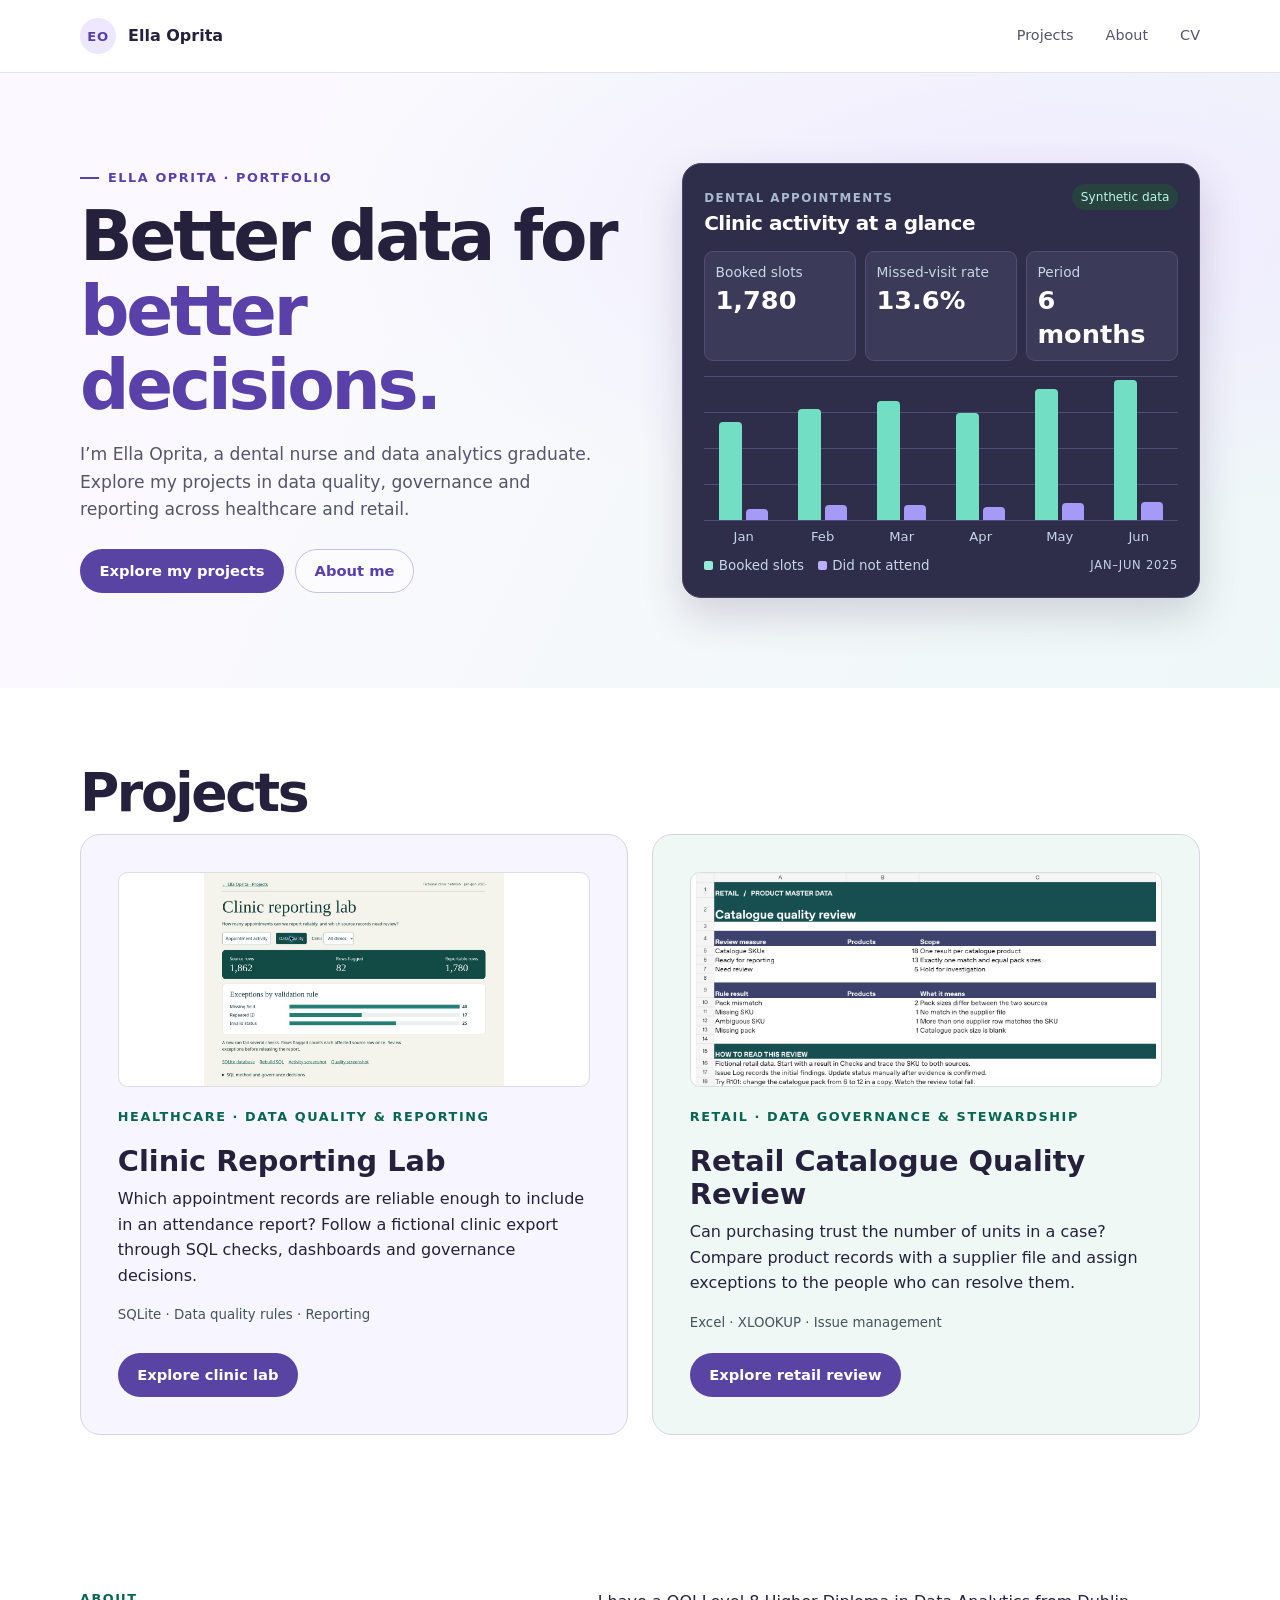
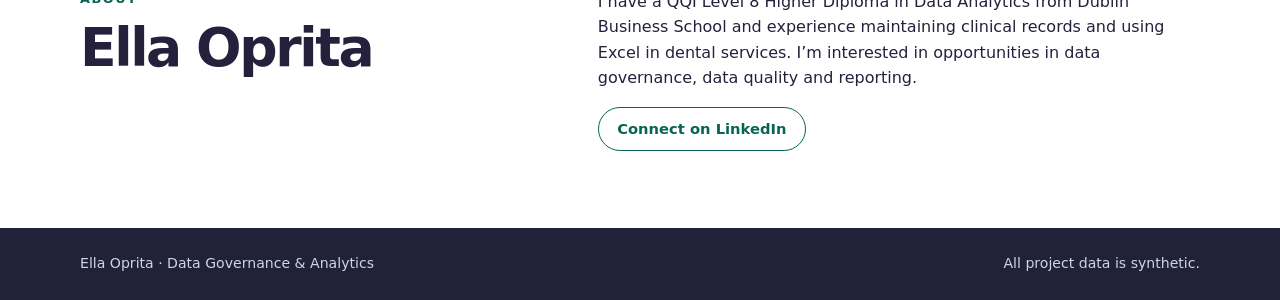
<file: index.html>
<!doctype html>
<html lang="en">
<head>
<meta charset="utf-8">
<meta name="viewport" content="width=device-width,initial-scale=1">
<meta name="description" content="Ella Oprita’s portfolio of healthcare analytics, data quality and data governance projects.">
<meta name="theme-color" content="#f7f5ff">
<title>Ella Oprita | Data Governance &amp; Analytics</title>
<link rel="stylesheet" href="style.css">
<script src="portfolio.js" defer></script>
<style>.clinic-feature{margin-top:1.4rem;display:grid;grid-template-columns:1fr 1fr;gap:clamp(1.5rem,4vw,4rem);align-items:center;background:#f4f2fb;border:1px solid #dedbea;border-radius:1.4rem;padding:clamp(1.4rem,4vw,3rem)}.clinic-feature h3{font-size:clamp(1.8rem,3vw,2.5rem);margin:.3rem 0}.clinic-feature img{display:block;width:100%;border:1px solid #d7dedb;border-radius:.8rem}.clinic-feature ul{display:flex;flex-wrap:wrap;list-style:none;gap:.45rem;padding:0;margin:1rem 0 1.4rem}.clinic-feature li{background:white;color:#335052;border:1px solid #cdcfd8;border-radius:1rem;padding:.15rem .7rem;font-size:.85rem}@media(max-width:700px){.clinic-feature{grid-template-columns:1fr}}</style><style>.project-grid{display:grid;grid-template-columns:repeat(2,minmax(0,1fr));gap:1.5rem}.project-card{display:flex;flex-direction:column;align-items:flex-start;padding:clamp(1.3rem,3vw,2.3rem);border:1px solid #d8d4e5;border-radius:1.25rem;background:#f7f5ff}.project-card:nth-child(2){background:#eff8f4}.project-card h3{font-size:1.8rem;line-height:1.15;margin:.5rem 0}.project-card img{width:100%;aspect-ratio:2.2;object-fit:contain;background:white;border:1px solid #ddd;border-radius:.6rem;margin-bottom:1.25rem}.project-card .button{margin-top:auto}.project-card small{margin-bottom:1.25rem;color:#45535a}.case-copy{max-width:52rem}.case-copy img{width:100%;height:auto;border:1px solid #ddd;border-radius:1rem}.case-copy h2{font-size:1.75rem;margin-top:2rem}.case-copy li{margin:.6rem 0}@media(max-width:680px){.project-grid{grid-template-columns:1fr}}</style><script>if(['#quality','#appointments','#governance'].includes(location.hash))location.replace('clinic-detail.html'+location.hash);</script></head>
<body>
<a class="skip" href="#main">Skip to content</a>
<header class="top"><div class="shell nav"><a class="brand" href="#main"><span class="mark" aria-hidden="true">EO</span> Ella Oprita</a><nav aria-label="Main navigation"><a href="#projects">Projects</a><a href="#about">About</a><a href="cv.html">CV</a></nav></div></header>
<main id="main">
<section class="hero" aria-labelledby="intro"><div class="shell hero-layout">
<div class="hero-copy">
<p class="eyebrow"><span></span> ELLA OPRITA · PORTFOLIO</p>
<h1 id="intro">Better data for<br><em>better decisions.</em></h1>
<p class="lede">I’m Ella Oprita, a dental nurse and data analytics graduate. Explore my projects in data quality, governance and reporting across healthcare and retail.</p>
<div class="hero-actions"><a class="button primary" href="#projects">Explore my projects</a><a class="button secondary" href="#about">About me</a></div>
</div>
<div class="preview" aria-labelledby="preview-title">
<div class="preview-heading"><div><span class="overline">DENTAL APPOINTMENTS</span><h2 id="preview-title">Clinic activity at a glance</h2></div><span class="pill">Synthetic data</span></div>
<div class="preview-metrics"><div><span>Booked slots</span><strong id="hero-count">—</strong></div><div><span>Missed-visit rate</span><strong id="hero-dna">—</strong></div><div><span>Period</span><strong>6 months</strong></div></div>
<div id="hero-chart" class="chart dark-chart" role="img" aria-label="Monthly appointment volume and missed appointments"></div>
<div class="legend"><span><i class="legend-total"></i>Booked slots</span><span><i class="legend-dna"></i>Did not attend</span><span class="period">JAN–JUN 2025</span></div>
</div>
</div></section>

<section id="projects" class="section shell"><h2>Projects</h2><div class="project-grid"><article class="project-card"><img src="clinic-quality.png" loading="lazy" alt="Clinic Reporting Lab dashboard preview"><p class="section-label">HEALTHCARE · DATA QUALITY & REPORTING</p><h3>Clinic Reporting Lab</h3><p>Which appointment records are reliable enough to include in an attendance report? Follow a fictional clinic export through SQL checks, dashboards and governance decisions.</p><small>SQLite · Data quality rules · Reporting</small><a class="button primary" href="clinic-dashboard.html">Explore clinic lab</a></article><article class="project-card"><img src="retail-quality.png" loading="lazy" alt="Retail Catalogue Quality Review dashboard preview"><p class="section-label">RETAIL · DATA GOVERNANCE & STEWARDSHIP</p><h3>Retail Catalogue Quality Review</h3><p>Can purchasing trust the number of units in a case? Compare product records with a supplier file and assign exceptions to the people who can resolve them.</p><small>Excel · XLOOKUP · Issue management</small><a class="button primary" href="retail-review.html">Explore retail review</a></article></div></section><section id="about" class="section shell about"><div><p class="section-label">ABOUT</p><h2>Ella Oprita</h2></div><div><p>I have a QQI Level 8 Higher Diploma in Data Analytics from Dublin Business School and experience maintaining clinical records and using Excel in dental services. I’m interested in opportunities in data governance, data quality and reporting.</p><a class="button outline" href="https://www.linkedin.com/in/manuelajoita/">Connect on LinkedIn</a></div></section>
</main>
<footer><div class="shell footer"><span>Ella Oprita · Data Governance &amp; Analytics</span><span>All project data is synthetic.</span></div></footer>
<noscript><div class="shell">Enable JavaScript to use the dashboard filters.</div></noscript>
</body>
</html>
</file>
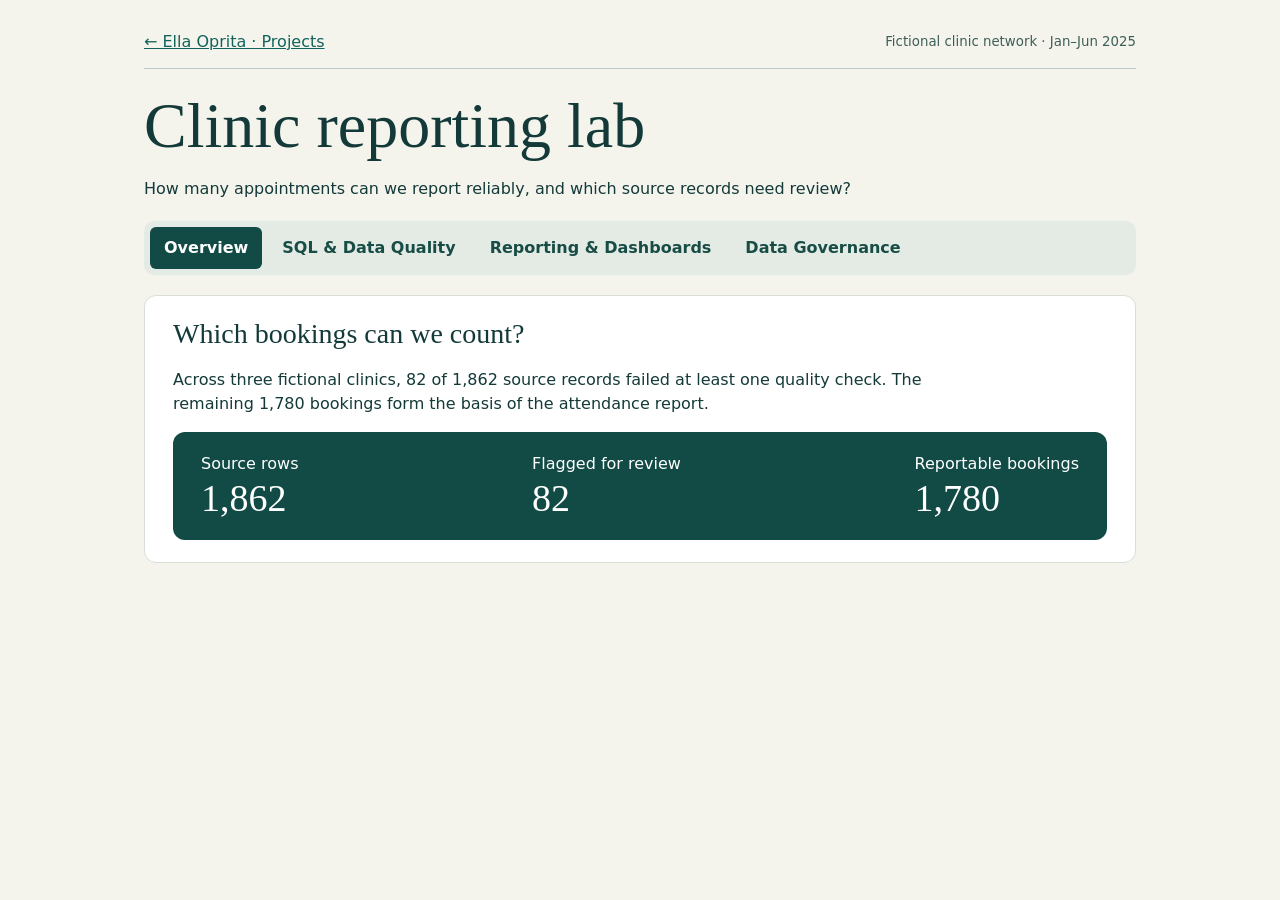
<file: clinic-dashboard.html>
<!DOCTYPE html><html lang="en"><meta charset="utf-8"><meta name="viewport" content="width=device-width,initial-scale=1"><title>Clinic reporting lab | Ella Oprita</title>
<style>*{box-sizing:border-box}body{margin:0;background:#f4f4ed;color:#133a39;font:16px/1.5 system-ui,sans-serif}main{max-width:1120px;margin:auto;padding:30px 5%}nav,footer,.toolbar,.metrics{display:flex;align-items:center;gap:18px;flex-wrap:wrap}nav{justify-content:space-between;border-bottom:1px solid #bcccca;padding-bottom:14px}a{color:#12635b}h1{font:normal clamp(38px,5vw,64px)/1.1 Georgia;margin:22px 0 4px}h2{font:normal 28px Georgia;margin:0 0 18px}p{max-width:75ch}.toolbar{margin:22px 0}button,select{font:inherit;border:1px solid #78918a;border-radius:5px;padding:8px 12px;background:white;color:#123f3a}button{cursor:pointer}button[aria-pressed=true]{background:#124b45;color:white}.metrics{background:#124b45;color:white;padding:20px 28px;border-radius:12px;justify-content:space-between}.metrics strong{display:block;font:38px Georgia}.panel{margin:18px 0;padding:22px 28px;background:#fff;border:1px solid #d7dfd8;border-radius:12px}.row{display:grid;grid-template-columns:minmax(60px,1fr) 3fr 58px;align-items:center;gap:10px;margin:7px 0}.track{background:#ecf1ef;height:14px}.bar{background:#267f74;height:100%}footer{margin:24px 0}small{color:#3e5f58}.sections{justify-content:flex-start;gap:6px;margin:20px 0;padding:6px;background:#e4ebe5;border:0;border-radius:10px}.sections a{padding:9px 14px;border-radius:6px;text-decoration:none;color:#184d46;font-weight:600}.sections a[aria-current]{background:#124b45;color:white}.sections a:focus-visible{outline:3px solid #926530}pre{overflow:auto;background:#eff3ee;padding:16px}[hidden]{display:none!important}@media(max-width:600px){.sections{display:grid;grid-template-columns:1fr 1fr}.sections a{padding:9px 6px}}</style><main><nav><a href="index.html#projects">← Ella Oprita · Projects</a><small>Fictional clinic network · Jan–Jun 2025</small></nav><h1>Clinic reporting lab</h1><p>How many appointments can we report reliably, and which source records need review?</p><nav class="sections" aria-label="Project sections"><a data-page="overview" href="#overview">Overview</a>
<a data-page="quality" href="#quality">SQL &amp; Data Quality</a>
<a data-page="activity" href="#activity">Reporting &amp; Dashboards</a>
<a data-page="governance" href="#governance">Data Governance</a></nav>
<section id="overview" class="panel"><h2>Which bookings can we count?</h2><p>Across three fictional clinics, 82 of 1,862 source records failed at least one quality check. The remaining 1,780 bookings form the basis of the attendance report.</p><div class="metrics"><div>Source rows<strong>1,862</strong></div><div>Flagged for review<strong>82</strong></div><div>Reportable bookings<strong>1,780</strong></div></div></section>
<div id="dashboard" hidden><div class="toolbar"><label>Clinic <select id="clinic"><option>All clinics</option><option>North</option><option>Central</option><option>West</option></select></label></div><section id="report" aria-live="polite"></section></div>
<section id="quality" hidden class="panel"><h2>Inspect the checks in SQLite</h2><p>Group rows by appointment ID to find repeated bookings. The quality view flags later occurrences in load order and preserves the source rows for investigation.</p><pre>SELECT appointment_id, COUNT(*) AS occurrences
FROM booking_raw
GROUP BY appointment_id
HAVING COUNT(*) &gt; 1;</pre><footer><a href="clinic.sqlite" download>Download SQLite database</a><a href="clinic.sql" download>Download rebuild SQL</a><a href="clinic-quality.png">Quality screenshot</a></footer><a href="clinic-detail.html#quality">Compare raw and reporting datasets</a></section>
<section id="activity" hidden class="panel"><h2>Attendance across the network</h2><p>Of 1,780 reportable bookings, 1,427 were attended, 224 were missed and 129 were cancelled. The missed-visit rate across all clinics was 13.6%.</p><footer><a href="clinic-activity.png">Activity screenshot</a><a href="clinic-detail.html#appointments">Explore quarterly trends and chart data</a></footer></section>
<section id="governance" hidden class="panel"><h2>Who resolves a flagged record?</h2><p>In this proposed workflow, the scheduling lead checks the flagged booking against the source system. The clinic operations manager approves changes to the rules and signs off on access. The reporting analyst reruns the checks before releasing the figures.</p><a href="clinic-detail.html#governance">View responsibilities and field definitions</a></section></main><script>
const [activityData,qualityData]=[[{"clinic": "Central", "export_month": 1, "booked": 82, "attended": 62, "missed": 12, "cancelled": 8}, {"clinic": "North", "export_month": 1, "booked": 74, "attended": 64, "missed": 5, "cancelled": 5}, {"clinic": "West", "export_month": 1, "booked": 92, "attended": 75, "missed": 10, "cancelled": 7}, {"clinic": "Central", "export_month": 2, "booked": 93, "attended": 68, "missed": 20, "cancelled": 5}, {"clinic": "North", "export_month": 2, "booked": 84, "attended": 71, "missed": 5, "cancelled": 8}, {"clinic": "West", "export_month": 2, "booked": 103, "attended": 83, "missed": 13, "cancelled": 7}, {"clinic": "Central", "export_month": 3, "booked": 100, "attended": 75, "missed": 16, "cancelled": 9}, {"clinic": "North", "export_month": 3, "booked": 91, "attended": 78, "missed": 6, "cancelled": 7}, {"clinic": "West", "export_month": 3, "booked": 109, "attended": 84, "missed": 16, "cancelled": 9}, {"clinic": "Central", "export_month": 4, "booked": 90, "attended": 67, "missed": 16, "cancelled": 7}, {"clinic": "North", "export_month": 4, "booked": 81, "attended": 71, "missed": 5, "cancelled": 5}, {"clinic": "West", "export_month": 4, "booked": 98, "attended": 81, "missed": 12, "cancelled": 5}, {"clinic": "Central", "export_month": 5, "booked": 110, "attended": 84, "missed": 16, "cancelled": 10}, {"clinic": "North", "export_month": 5, "booked": 101, "attended": 88, "missed": 9, "cancelled": 4}, {"clinic": "West", "export_month": 5, "booked": 119, "attended": 93, "missed": 17, "cancelled": 9}, {"clinic": "Central", "export_month": 6, "booked": 117, "attended": 91, "missed": 21, "cancelled": 5}, {"clinic": "North", "export_month": 6, "booked": 109, "attended": 92, "missed": 8, "cancelled": 9}, {"clinic": "West", "export_month": 6, "booked": 127, "attended": 100, "missed": 17, "cancelled": 10}], [{"clinic": "Central", "export_month": 1, "n": 86, "missing": 2, "repeated": 1, "invalid": 1, "flagged": 4}, {"clinic": "North", "export_month": 1, "n": 76, "missing": 1, "repeated": 0, "invalid": 1, "flagged": 2}, {"clinic": "West", "export_month": 1, "n": 95, "missing": 1, "repeated": 1, "invalid": 1, "flagged": 3}, {"clinic": "Central", "export_month": 2, "n": 98, "missing": 2, "repeated": 1, "invalid": 2, "flagged": 5}, {"clinic": "North", "export_month": 2, "n": 89, "missing": 3, "repeated": 1, "invalid": 1, "flagged": 5}, {"clinic": "West", "export_month": 2, "n": 107, "missing": 2, "repeated": 1, "invalid": 1, "flagged": 4}, {"clinic": "Central", "export_month": 3, "n": 105, "missing": 3, "repeated": 1, "invalid": 1, "flagged": 5}, {"clinic": "North", "export_month": 3, "n": 96, "missing": 2, "repeated": 1, "invalid": 2, "flagged": 5}, {"clinic": "West", "export_month": 3, "n": 114, "missing": 2, "repeated": 1, "invalid": 2, "flagged": 5}, {"clinic": "Central", "export_month": 4, "n": 94, "missing": 2, "repeated": 1, "invalid": 1, "flagged": 4}, {"clinic": "North", "export_month": 4, "n": 85, "missing": 2, "repeated": 1, "invalid": 1, "flagged": 4}, {"clinic": "West", "export_month": 4, "n": 103, "missing": 2, "repeated": 1, "invalid": 2, "flagged": 5}, {"clinic": "Central", "export_month": 5, "n": 115, "missing": 2, "repeated": 1, "invalid": 2, "flagged": 5}, {"clinic": "North", "export_month": 5, "n": 106, "missing": 3, "repeated": 1, "invalid": 1, "flagged": 5}, {"clinic": "West", "export_month": 5, "n": 124, "missing": 3, "repeated": 1, "invalid": 1, "flagged": 5}, {"clinic": "Central", "export_month": 6, "n": 123, "missing": 3, "repeated": 1, "invalid": 2, "flagged": 6}, {"clinic": "North", "export_month": 6, "n": 114, "missing": 2, "repeated": 1, "invalid": 2, "flagged": 5}, {"clinic": "West", "export_month": 6, "n": 132, "missing": 3, "repeated": 1, "invalid": 1, "flagged": 5}]];
const by=id=>document.getElementById(id);let mode='activity';
function draw(){const quality=mode==='quality';
const rows=(quality?qualityData:activityData).filter(r=>by('clinic').value==='All clinics'||r.clinic===by('clinic').value);
const sum=(k,rs=rows)=>rs.reduce((a,r)=>a+r[k],0);
const fmt=n=>n.toLocaleString('en-IE'); const metrics=quality?[['Source rows',fmt(sum('n'))],['Rows flagged',fmt(sum('flagged'))],['Reportable rows',fmt(sum('n')-sum('flagged'))]]:[['Reportable bookings',fmt(sum('booked'))],['Missed visits',fmt(sum('missed'))],['Missed-visit rate',(100*sum('missed')/(sum('attended')+sum('missed'))).toFixed(1)+'%']];
const bars=quality?[['Missing field',sum('missing')],['Repeated ID',sum('repeated')],['Invalid status',sum('invalid')]]:['Jan','Feb','Mar','Apr','May','Jun'].map((m,i)=>[m,sum('booked',rows.filter(r=>r.export_month===i+1))]);const max=Math.max(1,...bars.map(b=>b[1]));
by('report').innerHTML='<div class="metrics">'+metrics.map(([k,v])=>'<div>'+k+'<strong>'+v+'</strong></div>').join('')+'</div><div class="panel"><h2>'+(quality?'Exceptions by validation rule':'Reportable bookings by month')+'</h2>'+bars.map(([k,v])=>'<div class="row"><span>'+k+'</span><div class="track"><div class="bar" style="width:'+100*v/max+'%"></div></div><b>'+v+'</b></div>').join('')+'</div><p>'+(quality?'A row can fail several checks. Rows flagged counts each affected source row once. Review exceptions before releasing the report.':'Missed-visit rate = missed ÷ (attended + missed). Cancelled bookings are included in volume and excluded from this rate.')+'</p>';}
function showSection() {
  const pages = ['overview', 'quality', 'activity', 'governance'];
  const selected = pages.includes(location.hash.slice(1)) ? location.hash.slice(1) : 'overview';
  for (const page of pages) by(page).hidden = page !== selected;
  for (const link of document.querySelectorAll('[data-page]')) {
    if (link.dataset.page === selected) link.setAttribute('aria-current', 'page');
    else link.removeAttribute('aria-current');
  }
  const hasChart = selected === 'quality' || selected === 'activity';
  by('dashboard').hidden = !hasChart;
  if (hasChart) { mode = selected; draw(); }
}
by('clinic').onchange = draw;
window.addEventListener('hashchange', showSection);
showSection();
</script></html>
</file>
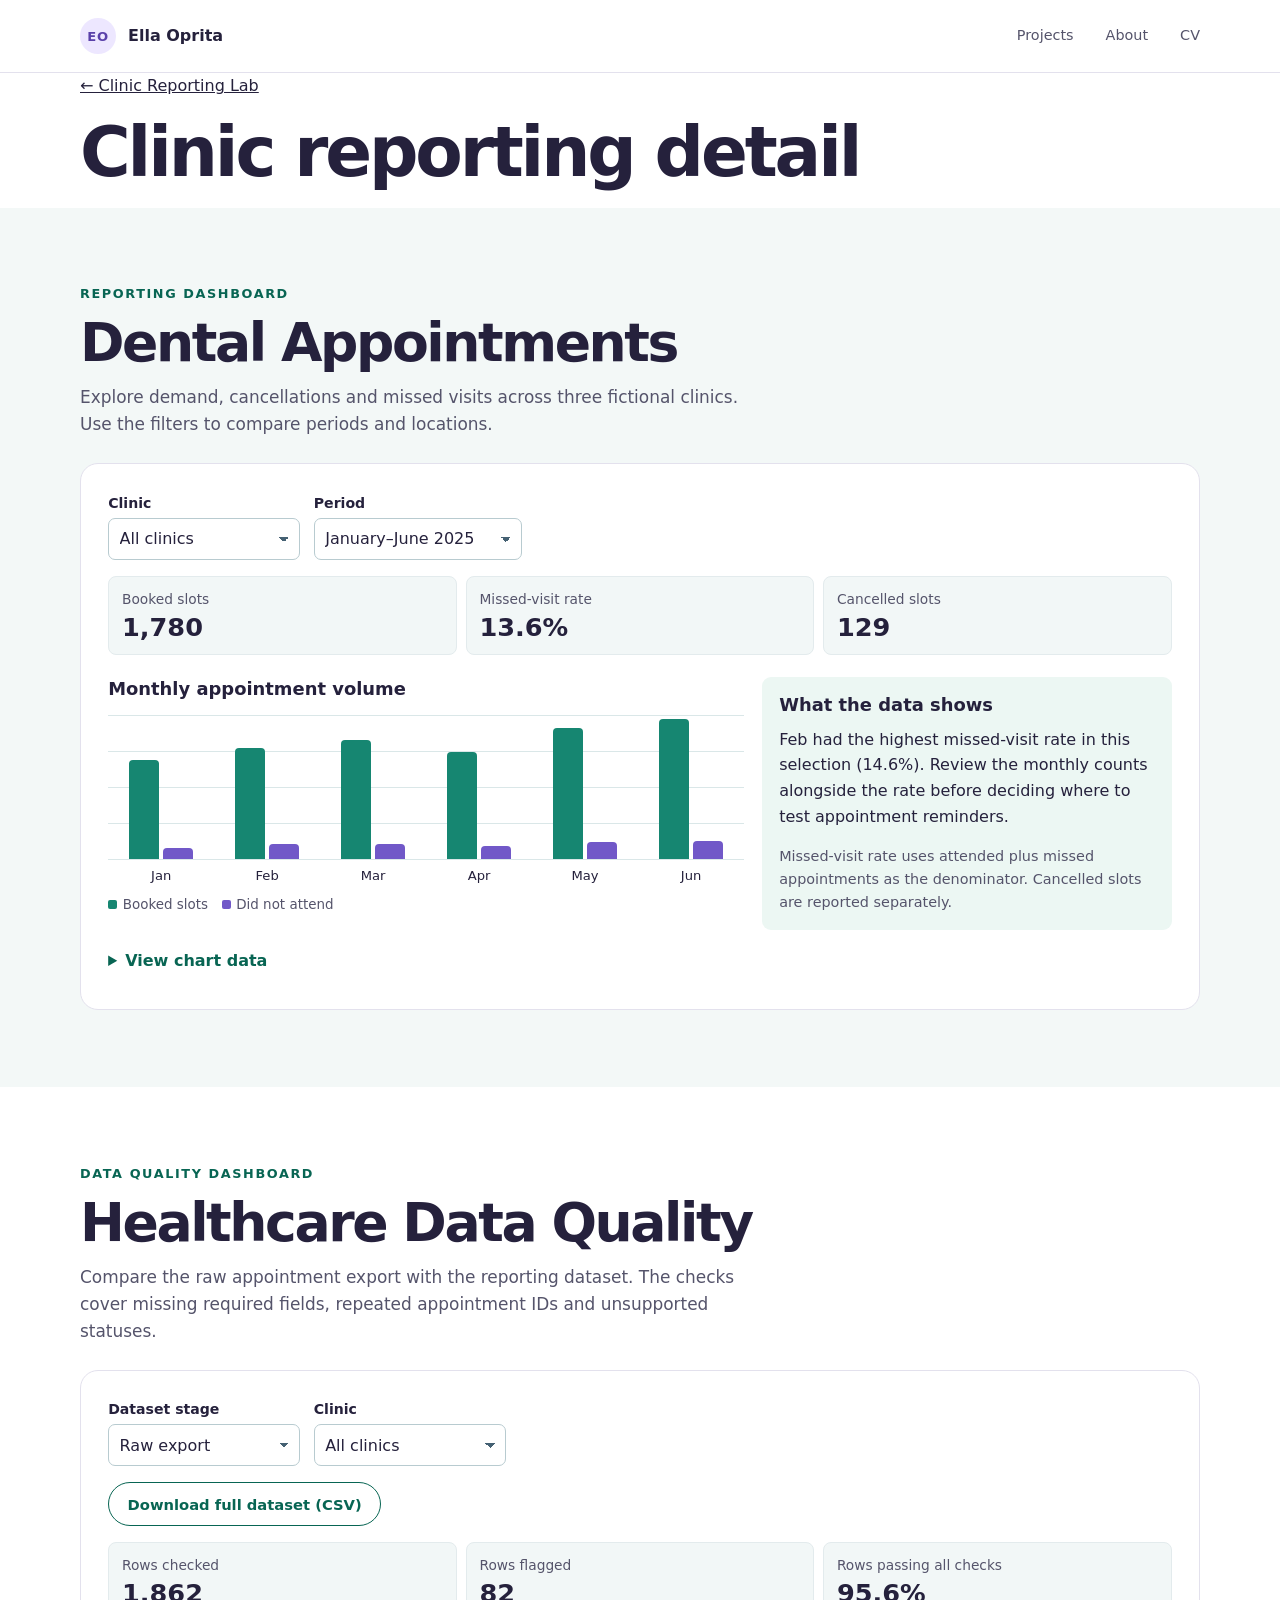
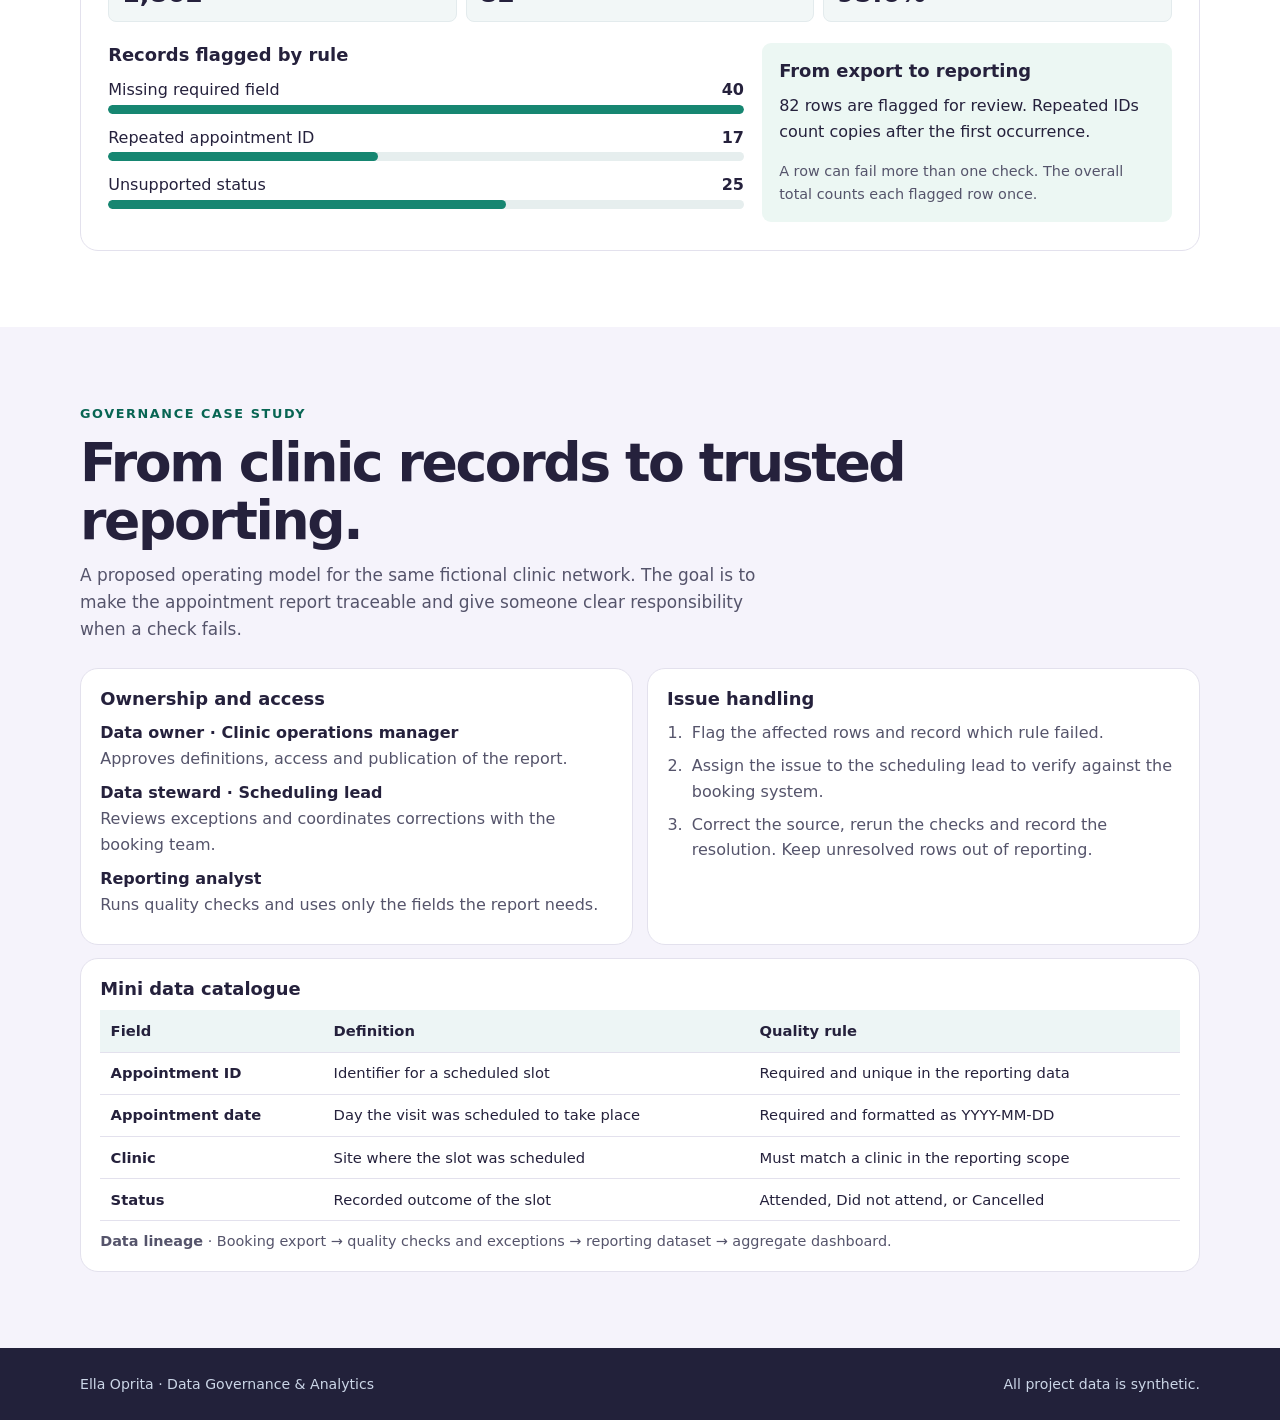
<file: clinic-detail.html>
<!doctype html>
<html lang="en">
<head>
<meta charset="utf-8">
<meta name="viewport" content="width=device-width,initial-scale=1">
<meta name="description" content="Ella Oprita’s portfolio of healthcare analytics, data quality and data governance projects.">
<meta name="theme-color" content="#f7f5ff">
<title>Clinic reporting detail | Ella Oprita</title>
<link rel="stylesheet" href="style.css">
<script src="portfolio.js" defer></script>
<style>.clinic-feature{margin-top:1.4rem;display:grid;grid-template-columns:1fr 1fr;gap:clamp(1.5rem,4vw,4rem);align-items:center;background:#f4f2fb;border:1px solid #dedbea;border-radius:1.4rem;padding:clamp(1.4rem,4vw,3rem)}.clinic-feature h3{font-size:clamp(1.8rem,3vw,2.5rem);margin:.3rem 0}.clinic-feature img{display:block;width:100%;border:1px solid #d7dedb;border-radius:.8rem}.clinic-feature ul{display:flex;flex-wrap:wrap;list-style:none;gap:.45rem;padding:0;margin:1rem 0 1.4rem}.clinic-feature li{background:white;color:#335052;border:1px solid #cdcfd8;border-radius:1rem;padding:.15rem .7rem;font-size:.85rem}@media(max-width:700px){.clinic-feature{grid-template-columns:1fr}}</style><style>.project-grid{display:grid;grid-template-columns:repeat(2,minmax(0,1fr));gap:1.5rem}.project-card{display:flex;flex-direction:column;align-items:flex-start;padding:clamp(1.3rem,3vw,2.3rem);border:1px solid #d8d4e5;border-radius:1.25rem;background:#f7f5ff}.project-card:nth-child(2){background:#eff8f4}.project-card h3{font-size:1.8rem;line-height:1.15;margin:.5rem 0}.project-card img{width:100%;aspect-ratio:2.2;object-fit:contain;background:white;border:1px solid #ddd;border-radius:.6rem;margin-bottom:1.25rem}.project-card .button{margin-top:auto}.project-card small{margin-bottom:1.25rem;color:#45535a}.case-copy{max-width:52rem}.case-copy img{width:100%;height:auto;border:1px solid #ddd;border-radius:1rem}.case-copy h2{font-size:1.75rem;margin-top:2rem}.case-copy li{margin:.6rem 0}@media(max-width:680px){.project-grid{grid-template-columns:1fr}}</style></head>
<body>
<a class="skip" href="#main">Skip to content</a>
<header class="top"><div class="shell nav"><a class="brand" href="index.html"><span class="mark" aria-hidden="true">EO</span> Ella Oprita</a><nav aria-label="Main navigation"><a href="index.html#projects">Projects</a><a href="index.html#about">About</a><a href="cv.html">CV</a></nav></div></header>
<main id="main">
<div class="shell"><p><a href="clinic-dashboard.html">← Clinic Reporting Lab</a></p><h1>Clinic reporting detail</h1></div><section id="appointments" class="section band"><div class="shell">
<p class="section-label">REPORTING DASHBOARD</p><h2>Dental Appointments</h2><p class="section-intro">Explore demand, cancellations and missed visits across three fictional clinics. Use the filters to compare periods and locations.</p>
<div class="panel dashboard">
<div class="controls"><div class="field"><label for="clinic-filter">Clinic</label><select id="clinic-filter"><option value="">All clinics</option><option value="North">North</option><option value="Central">Central</option><option value="West">West</option></select></div>
<div class="field"><label for="period-filter">Period</label><select id="period-filter"><option value="">January–June 2025</option><option value="1">January–March 2025</option><option value="2">April–June 2025</option></select></div></div>
<div id="appointment-metrics" class="metrics" aria-live="polite"></div>
<div class="report-grid"><div><h3>Monthly appointment volume</h3><div id="appointment-chart" class="chart light-chart" role="img" aria-label="Monthly booked slots and missed appointments"></div><div class="legend"><span><i class="legend-total"></i>Booked slots</span><span><i class="legend-dna"></i>Did not attend</span></div></div>
<div class="readout"><h3>What the data shows</h3><p id="appointment-insight" aria-live="polite"></p><p class="definition">Missed-visit rate uses attended plus missed appointments as the denominator. Cancelled slots are reported separately.</p></div></div>
<details><summary>View chart data</summary><div id="appointment-table" class="table-wrap"></div></details>
</div></div></section>

<section id="quality" class="section shell">
<p class="section-label">DATA QUALITY DASHBOARD</p><h2>Healthcare Data Quality</h2><p class="section-intro">Compare the raw appointment export with the reporting dataset. The checks cover missing required fields, repeated appointment IDs and unsupported statuses.</p>
<div class="panel dashboard">
<div class="controls"><div class="field"><label for="quality-stage">Dataset stage</label><select id="quality-stage"><option value="raw">Raw export</option><option value="clean">Reporting dataset</option></select></div>
<div class="field"><label for="quality-clinic">Clinic</label><select id="quality-clinic"><option value="">All clinics</option><option value="North">North</option><option value="Central">Central</option><option value="West">West</option></select></div></div>
<button type="button" class="button outline download" id="download-data">Download full dataset (CSV)</button>
<div id="quality-metrics" class="metrics" aria-live="polite"></div>
<div class="report-grid"><div><h3>Records flagged by rule</h3><div id="quality-rules" class="rule-chart"></div></div><div class="readout"><h3>From export to reporting</h3><p id="quality-insight" aria-live="polite"></p><p class="definition">A row can fail more than one check. The overall total counts each flagged row once.</p></div></div>
</div>
</section>

<section id="governance" class="section governance"><div class="shell">
<p class="section-label">GOVERNANCE CASE STUDY</p><h2>From clinic records to trusted reporting.</h2>
<p class="section-intro">A proposed operating model for the same fictional clinic network. The goal is to make the appointment report traceable and give someone clear responsibility when a check fails.</p>
<div class="governance-grid">
<div class="panel gov-card"><h3>Ownership and access</h3><dl><dt>Data owner · Clinic operations manager</dt><dd>Approves definitions, access and publication of the report.</dd><dt>Data steward · Scheduling lead</dt><dd>Reviews exceptions and coordinates corrections with the booking team.</dd><dt>Reporting analyst</dt><dd>Runs quality checks and uses only the fields the report needs.</dd></dl></div>
<div class="panel gov-card"><h3>Issue handling</h3><ol><li>Flag the affected rows and record which rule failed.</li><li>Assign the issue to the scheduling lead to verify against the booking system.</li><li>Correct the source, rerun the checks and record the resolution. Keep unresolved rows out of reporting.</li></ol></div>
</div>
<div class="panel gov-card catalog"><h3>Mini data catalogue</h3><div class="table-wrap"><table><thead><tr><th scope="col">Field</th><th scope="col">Definition</th><th scope="col">Quality rule</th></tr></thead><tbody>
<tr><th scope="row">Appointment ID</th><td>Identifier for a scheduled slot</td><td>Required and unique in the reporting data</td></tr>
<tr><th scope="row">Appointment date</th><td>Day the visit was scheduled to take place</td><td>Required and formatted as YYYY-MM-DD</td></tr>
<tr><th scope="row">Clinic</th><td>Site where the slot was scheduled</td><td>Must match a clinic in the reporting scope</td></tr>
<tr><th scope="row">Status</th><td>Recorded outcome of the slot</td><td>Attended, Did not attend, or Cancelled</td></tr>
</tbody></table></div>
<p class="definition"><strong>Data lineage</strong> · Booking export → quality checks and exceptions → reporting dataset → aggregate dashboard.</p></div>
</div></section>

</main>
<footer><div class="shell footer"><span>Ella Oprita · Data Governance &amp; Analytics</span><span>All project data is synthetic.</span></div></footer>
<noscript><div class="shell">Enable JavaScript to use the dashboard filters.</div></noscript>
</body>
</html>
</file>
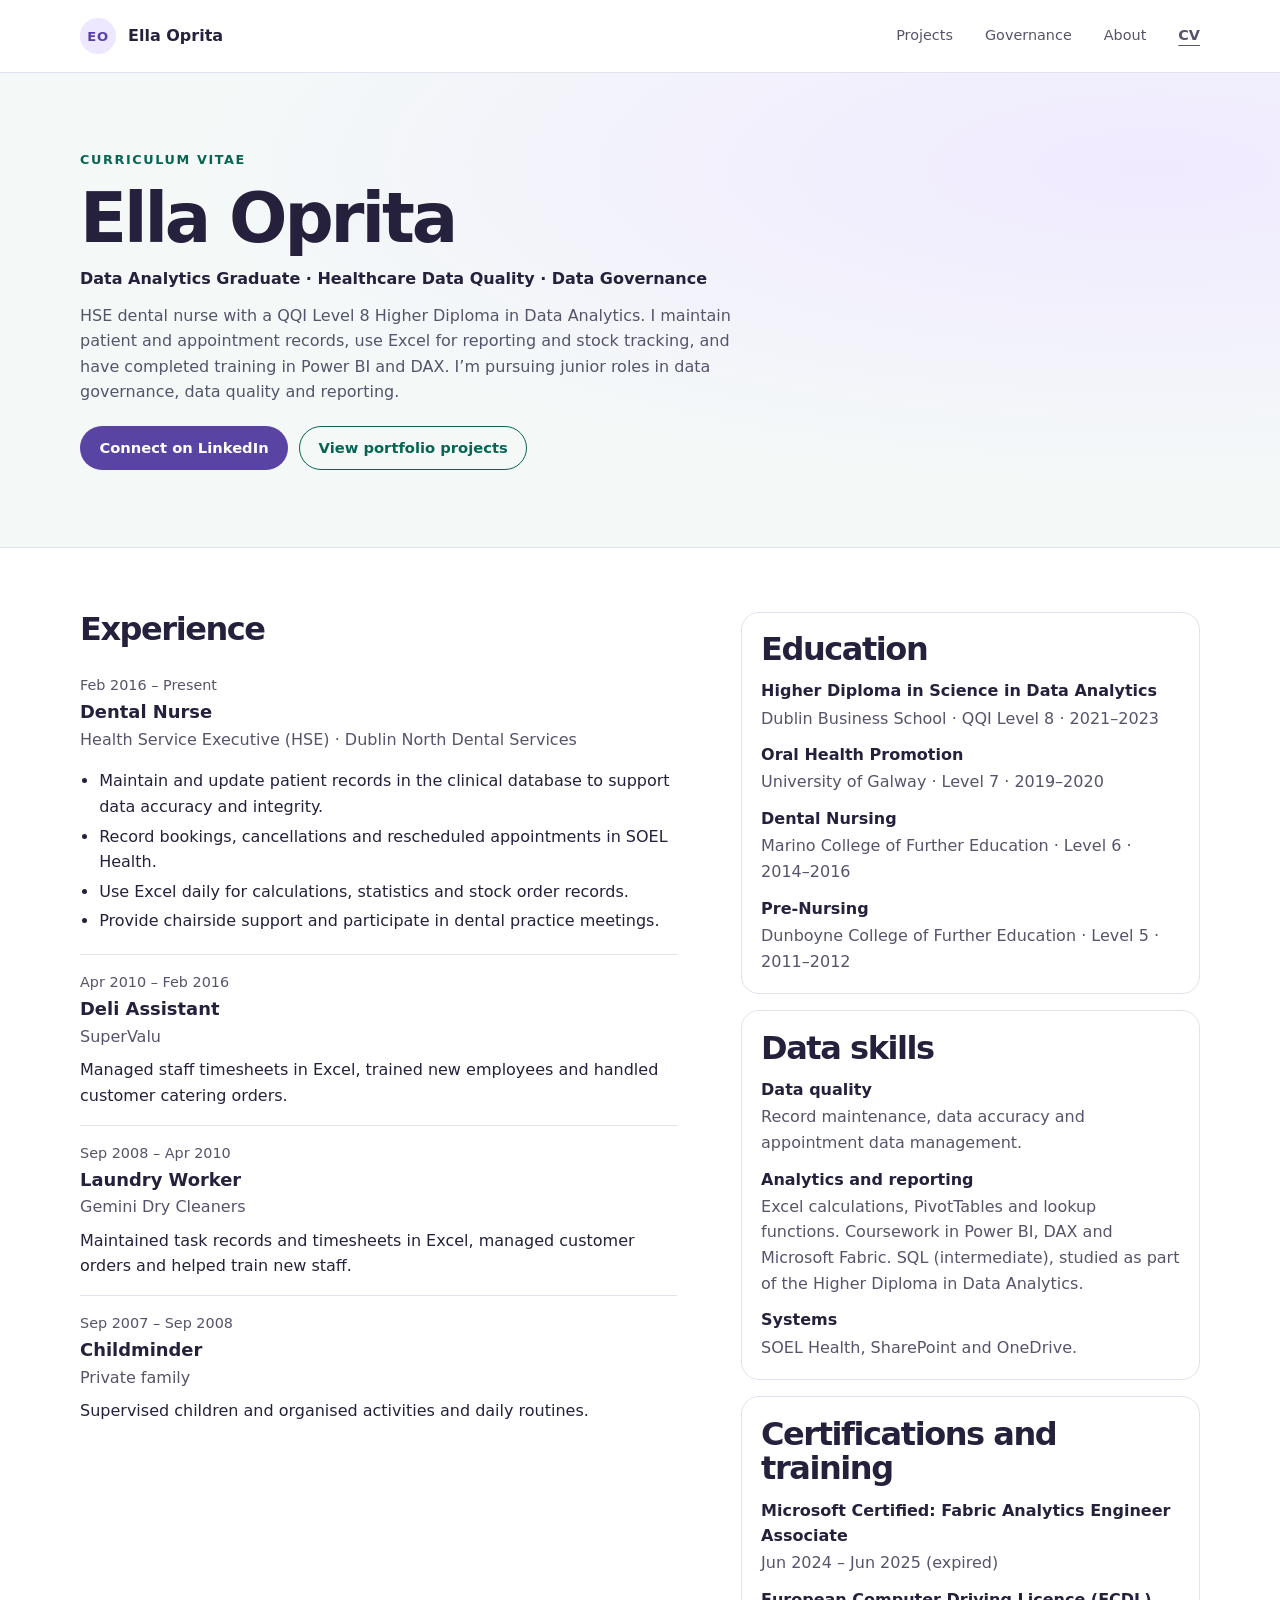
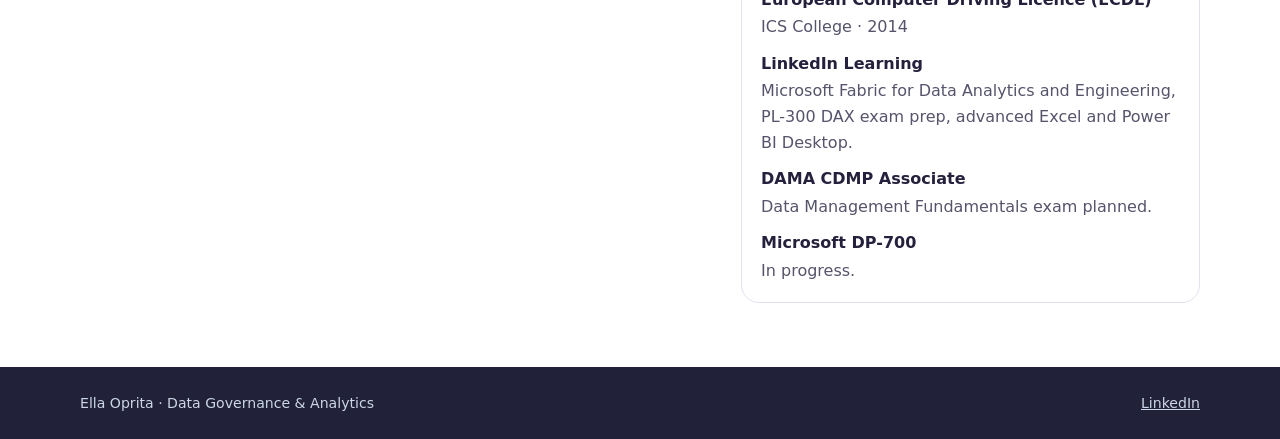
<file: cv.html>
<!doctype html>
<html lang="en">
<head>
<meta charset="utf-8">
<meta name="viewport" content="width=device-width,initial-scale=1">
<meta name="description" content="Ella Oprita’s CV. Experience in dental services and training in data analytics, governance and reporting.">
<title>CV | Ella Oprita</title>
<link rel="stylesheet" href="style.css">
<link rel="stylesheet" href="cv.css">
</head>
<body>
<a class="skip" href="#main">Skip to content</a>
<header class="top">
  <div class="shell nav">
    <a class="brand" href="index.html"><span class="mark" aria-hidden="true">EO</span> Ella Oprita</a>
    <nav aria-label="Main navigation">
      <a href="index.html#projects">Projects</a>
      <a href="index.html#governance">Governance</a>
      <a href="index.html#about">About</a>
      <a class="cv-nav" href="cv.html" aria-current="page">CV</a>
    </nav>
  </div>
</header>
<main id="main">
  <header class="cv-intro">
    <div class="shell">
      <p class="section-label">CURRICULUM VITAE</p>
      <h1>Ella Oprita</h1>
      <p class="cv-focus">Data Analytics Graduate · Healthcare Data Quality · Data Governance</p>
      <p class="cv-summary">HSE dental nurse with a QQI Level 8 Higher Diploma in Data Analytics. I maintain patient and appointment records, use Excel for reporting and stock tracking, and have completed training in Power BI and DAX. I’m pursuing junior roles in data governance, data quality and reporting.</p>
      <div class="hero-actions">
        <a class="button primary" href="https://www.linkedin.com/in/manuelajoita/">Connect on LinkedIn</a>
        <a class="button outline" href="index.html#projects">View portfolio projects</a>
      </div>
    </div>
  </header>

  <div class="shell cv-layout">
    <section class="cv-experience" aria-labelledby="experience">
      <h2 id="experience">Experience</h2>
      <article class="cv-entry">
        <p class="cv-date">Feb 2016 – Present</p>
        <h3>Dental Nurse</h3>
        <p class="cv-org">Health Service Executive (HSE) · Dublin North Dental Services</p>
        <ul>
          <li>Maintain and update patient records in the clinical database to support data accuracy and integrity.</li>
          <li>Record bookings, cancellations and rescheduled appointments in SOEL Health.</li>
          <li>Use Excel daily for calculations, statistics and stock order records.</li>
          <li>Provide chairside support and participate in dental practice meetings.</li>
        </ul>
      </article>
      <article class="cv-entry">
        <p class="cv-date">Apr 2010 – Feb 2016</p>
        <h3>Deli Assistant</h3>
        <p class="cv-org">SuperValu</p>
        <p>Managed staff timesheets in Excel, trained new employees and handled customer catering orders.</p>
      </article>
      <article class="cv-entry">
        <p class="cv-date">Sep 2008 – Apr 2010</p>
        <h3>Laundry Worker</h3>
        <p class="cv-org">Gemini Dry Cleaners</p>
        <p>Maintained task records and timesheets in Excel, managed customer orders and helped train new staff.</p>
      </article>
      <article class="cv-entry">
        <p class="cv-date">Sep 2007 – Sep 2008</p>
        <h3>Childminder</h3>
        <p class="cv-org">Private family</p>
        <p>Supervised children and organised activities and daily routines.</p>
      </article>
    </section>

    <div class="cv-details">
      <section class="panel cv-card" aria-labelledby="education">
        <h2 id="education">Education</h2>
        <dl>
          <dt>Higher Diploma in Science in Data Analytics</dt>
          <dd>Dublin Business School · QQI Level 8 · 2021–2023</dd>
          <dt>Oral Health Promotion</dt>
          <dd>University of Galway · Level 7 · 2019–2020</dd>
          <dt>Dental Nursing</dt>
          <dd>Marino College of Further Education · Level 6 · 2014–2016</dd>
          <dt>Pre-Nursing</dt>
          <dd>Dunboyne College of Further Education · Level 5 · 2011–2012</dd>
        </dl>
      </section>
      <section class="panel cv-card" aria-labelledby="skills">
        <h2 id="skills">Data skills</h2>
        <dl>
          <dt>Data quality</dt><dd>Record maintenance, data accuracy and appointment data management.</dd>
          <dt>Analytics and reporting</dt><dd>Excel calculations, PivotTables and lookup functions. Coursework in Power BI, DAX and Microsoft Fabric. SQL (intermediate), studied as part of the Higher Diploma in Data Analytics.</dd>
          <dt>Systems</dt><dd>SOEL Health, SharePoint and OneDrive.</dd>
        </dl>
      </section>
      <section class="panel cv-card" aria-labelledby="credentials">
        <h2 id="credentials">Certifications and training</h2>
        <dl>
          <dt>Microsoft Certified: Fabric Analytics Engineer Associate</dt>
          <dd>Jun 2024 – Jun 2025 (expired)</dd>
          <dt>European Computer Driving Licence (ECDL)</dt>
          <dd>ICS College · 2014</dd>
          <dt>LinkedIn Learning</dt>
          <dd>Microsoft Fabric for Data Analytics and Engineering, PL-300 DAX exam prep, advanced Excel and Power BI Desktop.</dd>
          <dt>DAMA CDMP Associate</dt>
          <dd>Data Management Fundamentals exam planned.</dd>
          <dt>Microsoft DP-700</dt>
          <dd>In progress.</dd>
        </dl>
      </section>
    </div>
  </div>
</main>
<footer><div class="shell footer"><span>Ella Oprita · Data Governance &amp; Analytics</span><a href="https://www.linkedin.com/in/manuelajoita/">LinkedIn</a></div></footer>
</body>
</html>
</file>
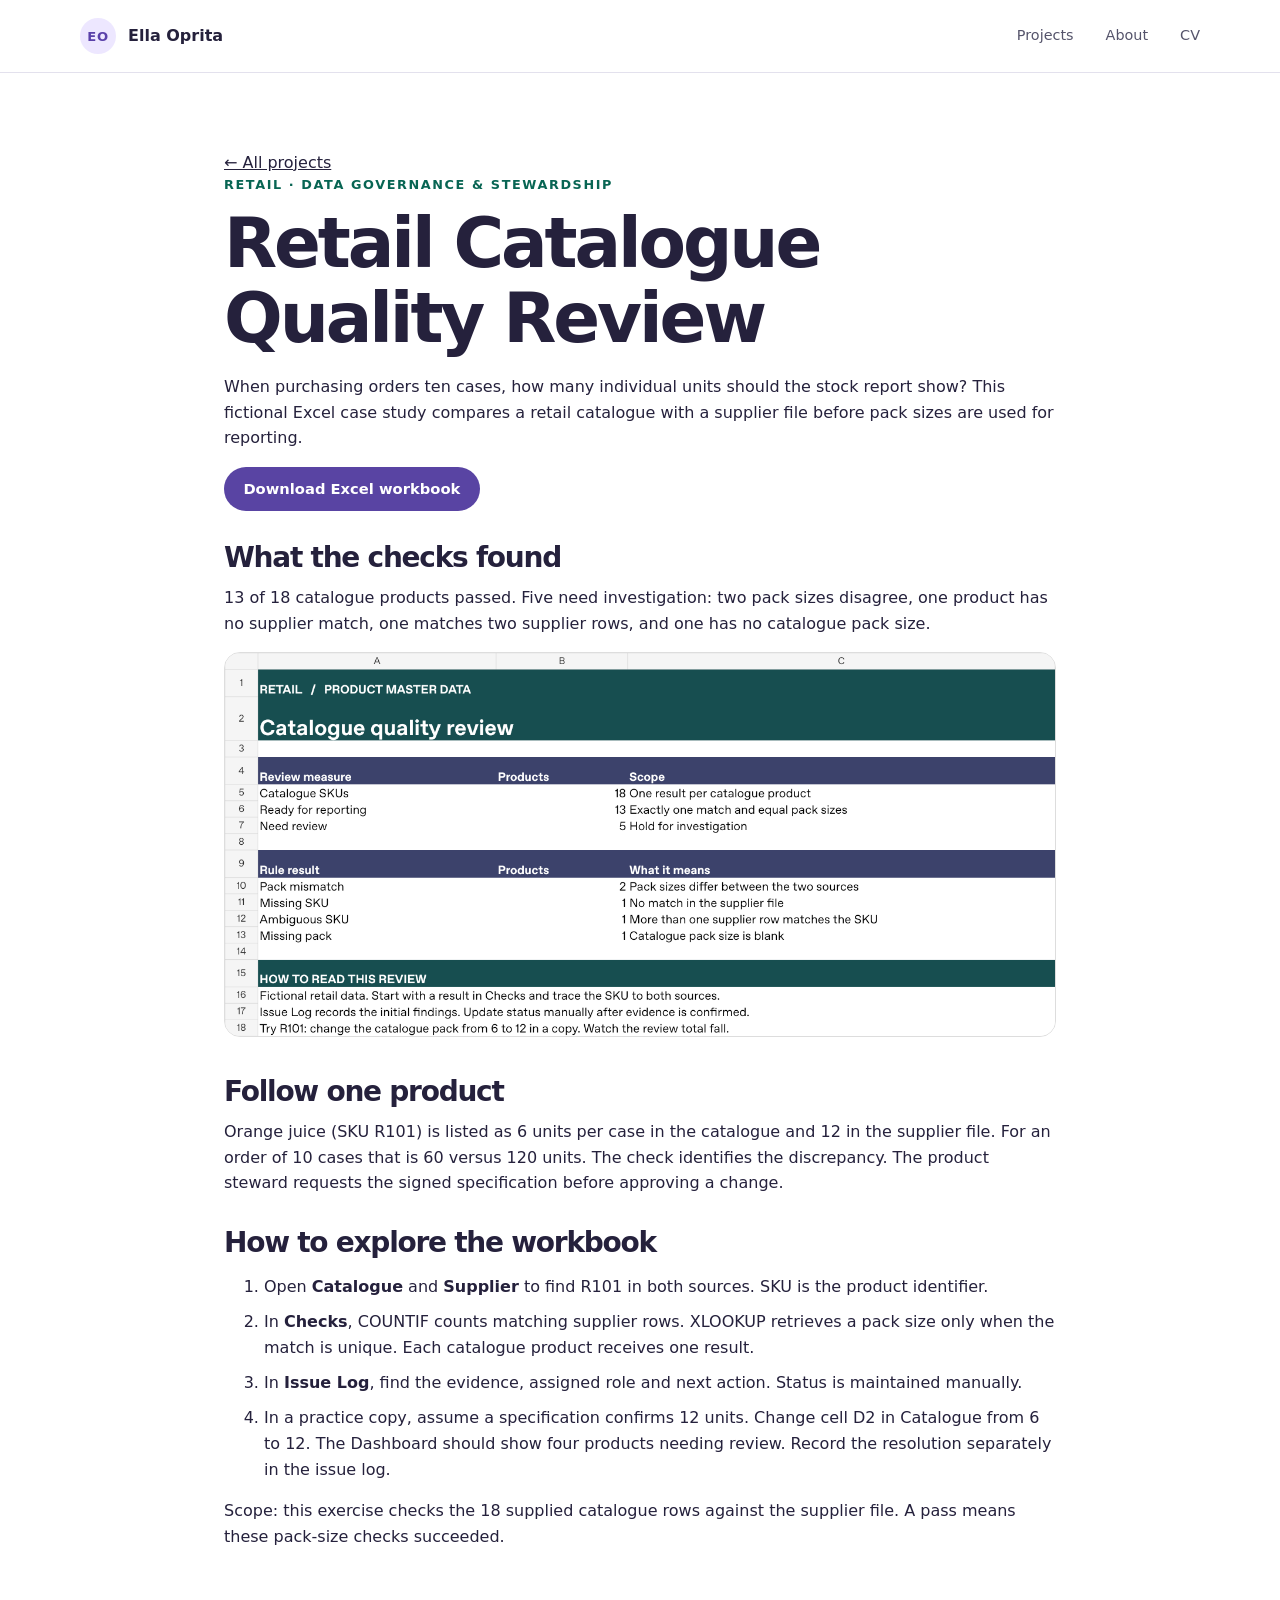
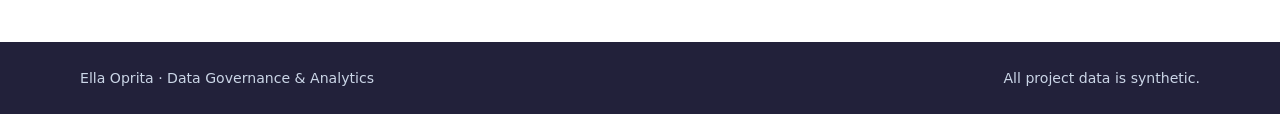
<file: retail-review.html>
<!doctype html>
<html lang="en">
<head>
<meta charset="utf-8">
<meta name="viewport" content="width=device-width,initial-scale=1">
<meta name="description" content="Ella Oprita’s portfolio of healthcare analytics, data quality and data governance projects.">
<meta name="theme-color" content="#f7f5ff">
<title>Retail Catalogue Quality Review | Ella Oprita</title>
<link rel="stylesheet" href="style.css">

<style>.clinic-feature{margin-top:1.4rem;display:grid;grid-template-columns:1fr 1fr;gap:clamp(1.5rem,4vw,4rem);align-items:center;background:#f4f2fb;border:1px solid #dedbea;border-radius:1.4rem;padding:clamp(1.4rem,4vw,3rem)}.clinic-feature h3{font-size:clamp(1.8rem,3vw,2.5rem);margin:.3rem 0}.clinic-feature img{display:block;width:100%;border:1px solid #d7dedb;border-radius:.8rem}.clinic-feature ul{display:flex;flex-wrap:wrap;list-style:none;gap:.45rem;padding:0;margin:1rem 0 1.4rem}.clinic-feature li{background:white;color:#335052;border:1px solid #cdcfd8;border-radius:1rem;padding:.15rem .7rem;font-size:.85rem}@media(max-width:700px){.clinic-feature{grid-template-columns:1fr}}</style><style>.project-grid{display:grid;grid-template-columns:repeat(2,minmax(0,1fr));gap:1.5rem}.project-card{display:flex;flex-direction:column;align-items:flex-start;padding:clamp(1.3rem,3vw,2.3rem);border:1px solid #d8d4e5;border-radius:1.25rem;background:#f7f5ff}.project-card:nth-child(2){background:#eff8f4}.project-card h3{font-size:1.8rem;line-height:1.15;margin:.5rem 0}.project-card img{width:100%;aspect-ratio:2.2;object-fit:contain;background:white;border:1px solid #ddd;border-radius:.6rem;margin-bottom:1.25rem}.project-card .button{margin-top:auto}.project-card small{margin-bottom:1.25rem;color:#45535a}.case-copy{max-width:52rem}.case-copy img{width:100%;height:auto;border:1px solid #ddd;border-radius:1rem}.case-copy h2{font-size:1.75rem;margin-top:2rem}.case-copy li{margin:.6rem 0}@media(max-width:680px){.project-grid{grid-template-columns:1fr}}</style></head>
<body>
<a class="skip" href="#main">Skip to content</a>
<header class="top"><div class="shell nav"><a class="brand" href="index.html"><span class="mark" aria-hidden="true">EO</span> Ella Oprita</a><nav aria-label="Main navigation"><a href="index.html#projects">Projects</a><a href="index.html#about">About</a><a href="cv.html">CV</a></nav></div></header>
<main id="main">
<article class="section shell case-copy"><a href="index.html#projects">← All projects</a><p class="section-label">RETAIL · DATA GOVERNANCE &amp; STEWARDSHIP</p><h1>Retail Catalogue Quality Review</h1><p>When purchasing orders ten cases, how many individual units should the stock report show? This fictional Excel case study compares a retail catalogue with a supplier file before pack sizes are used for reporting.</p><a class="button primary" download href="retail-quality.xlsx">Download Excel workbook</a><h2>What the checks found</h2><p>13 of 18 catalogue products passed. Five need investigation: two pack sizes disagree, one product has no supplier match, one matches two supplier rows, and one has no catalogue pack size.</p><img src="retail-quality.png" alt="Excel dashboard with 18 products reviewed, 13 passing and 5 requiring investigation"><h2>Follow one product</h2><p>Orange juice (SKU R101) is listed as 6 units per case in the catalogue and 12 in the supplier file. For an order of 10 cases that is 60 versus 120 units. The check identifies the discrepancy. The product steward requests the signed specification before approving a change.</p><h2>How to explore the workbook</h2><ol><li>Open <strong>Catalogue</strong> and <strong>Supplier</strong> to find R101 in both sources. SKU is the product identifier.</li><li>In <strong>Checks</strong>, COUNTIF counts matching supplier rows. XLOOKUP retrieves a pack size only when the match is unique. Each catalogue product receives one result.</li><li>In <strong>Issue Log</strong>, find the evidence, assigned role and next action. Status is maintained manually.</li><li>In a practice copy, assume a specification confirms 12 units. Change cell D2 in Catalogue from 6 to 12. The Dashboard should show four products needing review. Record the resolution separately in the issue log.</li></ol><p>Scope: this exercise checks the 18 supplied catalogue rows against the supplier file. A pass means these pack-size checks succeeded.</p></article></main>
<footer><div class="shell footer"><span>Ella Oprita · Data Governance &amp; Analytics</span><span>All project data is synthetic.</span></div></footer>

</body>
</html>
</file>
<file: style.css>
:root{color-scheme:light;--ink:#182438;--muted:#4e6072;--navy:#101b2b;--navy-light:#17273b;--mint:#7ce8ce;--teal:#096653;--paper:#fff;--line:#d9e4e8;--soft:#f2f7f7;--violet:#a69af8;font-family:system-ui,-apple-system,BlinkMacSystemFont,"Segoe UI",sans-serif}
*,*::before,*::after{box-sizing:border-box}
html{scroll-behavior:smooth}
body{margin:0;color:var(--ink);background:var(--paper);font-size:1rem;line-height:1.6}
a{color:inherit}
a:focus-visible,select:focus-visible,summary:focus-visible{outline:3px solid #a48bff;outline-offset:4px}
.skip{position:absolute;left:1rem;top:-8rem;z-index:10;background:white;color:var(--ink);padding:.7rem 1rem}
.skip:focus{top:1rem}
.shell{width:min(1120px,calc(100% - 64px));margin-inline:auto}
.top,.hero{background:var(--navy);color:#fff}
.top{border-bottom:1px solid #2b3a50}
.nav,.footer{display:flex;justify-content:space-between;align-items:center;gap:1rem;min-height:72px}
.brand{display:flex;align-items:center;gap:.75rem;font-weight:700;text-decoration:none}
.mark{display:grid;place-items:center;width:36px;height:36px;border-radius:9px;background:var(--mint);color:#12352e;font-size:.82rem;letter-spacing:.05em}
nav{display:flex;align-items:center;gap:clamp(.7rem,3vw,2rem);font-size:.9rem;color:#cbd6e7}
nav a{text-decoration:none}
nav a:hover{color:var(--mint)}
.hero-layout{display:grid;grid-template-columns:1.04fr 1fr;gap:clamp(2rem,5vw,5rem);align-items:center;padding-block:clamp(3rem,7vw,6.1rem)}
.hero{background:radial-gradient(ellipse at 80% 55%,#1b3244 0%,var(--navy) 62%)}
.eyebrow,.section-label,.overline{font-size:.8rem;font-weight:750;letter-spacing:.125em;margin:0 0 .6rem}
.eyebrow{color:var(--mint);display:flex;align-items:center;gap:.55rem}
.eyebrow span{width:1.2rem;height:2px;background:currentColor}
h1,h2,h3,p{margin-top:0}
h1,h2{letter-spacing:-.045em;line-height:1.08}
h1{font-size:clamp(2.65rem,5.4vw,5rem);margin:.65rem 0 1.15rem}
h1 em{font-style:normal;color:var(--mint)}
h2{font-size:clamp(2rem,4.2vw,3.35rem);margin-bottom:.75rem}
h3{line-height:1.3;font-size:1.12rem;margin-bottom:.65rem}
.lede{font-size:1.075rem;color:#cad6e6;max-width:33rem;margin-bottom:1.55rem}
.hero-actions{display:flex;align-items:center;gap:.7rem;flex-wrap:wrap}
.button{display:inline-flex;align-items:center;min-height:44px;padding:.55rem .95rem;border-radius:8px;border:1px solid transparent;font-weight:680;text-decoration:none;font-size:.92rem}
.primary{background:var(--mint);color:#112e28}.primary:hover{background:#aaffea}
.secondary{color:#e3eaf7;border-color:#52627b}.secondary:hover{background:#263952}
.outline{border-color:var(--teal);color:var(--teal)}.outline:hover{background:var(--soft)}
.preview{border-radius:19px;padding:1.3rem;background:var(--navy-light);border:1px solid #364a60;box-shadow:0 20px 50px #07132a62}
.preview-heading{display:flex;justify-content:space-between;align-items:flex-start;gap:.6rem}
.overline{color:#a8bbce;font-size:.74rem}
.preview h2{font-size:1.25rem;letter-spacing:-.025em;margin:.2rem 0 1rem}
.pill{background:#28433f;color:#baf7e6;padding:.2rem .55rem;border-radius:20px;font-size:.76rem;white-space:nowrap}
.preview-metrics,.metrics{display:grid;gap:.55rem;grid-template-columns:repeat(3,minmax(0,1fr))}
.preview-metrics>div{background:#21344b;border:1px solid #304861;border-radius:9px;padding:.55rem .65rem}
.preview-metrics span,.metrics span{display:block;font-size:.86rem}
.preview-metrics span{color:#c8d5e5}
.preview-metrics strong,.metrics strong{display:block;font-size:clamp(1.15rem,2vw,1.6rem);line-height:1.35;font-variant-numeric:tabular-nums}
.chart{margin:.9rem 0 .5rem}
.plot{display:flex;gap:clamp(.4rem,2vw,1rem);height:145px;padding:.25rem .5rem 0;background:repeating-linear-gradient(to top,transparent 0,transparent calc(25% - 1px),var(--grid) calc(25% - 1px),var(--grid) 25%);border-bottom:1px solid var(--grid)}
.dark-chart{--grid:#3a4c60;--bar:#72dfc5;--bar-dna:#a69af8}
.light-chart{--grid:#dae7e8;--bar:#168671;--bar-dna:#7158c8}
.chart-group{display:flex;gap:.24rem;justify-content:center;align-items:end;flex:1;min-width:0}
.chart-bar{height:var(--value);width:36%;max-width:30px;background:var(--bar);border-radius:4px 4px 0 0}
.chart-bar.dna{background:var(--bar-dna)}
.chart-labels{display:flex;gap:clamp(.4rem,2vw,1rem);padding:.3rem .5rem 0;text-align:center;font-size:.82rem}
.chart-labels span{flex:1}
.dark-chart .chart-labels,.preview .legend{color:#c8d5e5}
.legend{display:flex;gap:.45rem .85rem;align-items:center;flex-wrap:wrap;color:var(--muted);font-size:.84rem}
.legend span{display:inline-flex;align-items:center;gap:.35rem}
.legend i{width:9px;height:9px;border-radius:2px;background:#168671}
.legend i.legend-dna{background:#7158c8}
.preview .legend i{background:var(--mint)}.preview .legend i.legend-dna{background:var(--violet)}
.period{margin-left:auto;font-size:.72rem;letter-spacing:.065em}
.section{padding-block:clamp(2.75rem,6vw,5.1rem);scroll-margin-top:1rem}
.section-label{color:var(--teal)}
.section-intro{max-width:43rem;color:var(--muted);font-size:1.06rem;margin-bottom:1.55rem}
.project-links{display:grid;grid-template-columns:repeat(3,minmax(0,1fr));gap:.85rem}
.project-links a{display:flex;flex-direction:column;align-items:flex-start;gap:.35rem;text-decoration:none;border:1px solid var(--line);border-radius:11px;padding:1.05rem}
.project-links a:hover{border-color:var(--teal);background:#f6fbfa}
.project-links strong{font-size:1.05rem}.project-links a>span:last-child{color:var(--muted)}
.band{background:var(--soft)}
.panel{background:white;border:1px solid var(--line);border-radius:14px}
.dashboard{padding:clamp(.9rem,2.7vw,1.7rem)}
.controls{display:flex;gap:.85rem;flex-wrap:wrap;margin-bottom:1rem}
.field{display:grid;gap:.25rem;min-width:min(100%,12rem)}
.field label{font-size:.88rem;font-weight:700}
select{appearance:none;color:var(--ink);font:inherit;border:1px solid #b8cbd0;border-radius:7px;min-height:42px;background:linear-gradient(45deg,transparent 50%,#456173 50%) right 15px center/5px 5px no-repeat,linear-gradient(135deg,#456173 50%,transparent 50%) right 10px center/5px 5px no-repeat,white;padding:.4rem 2rem .4rem .65rem}
.metrics>div{background:#f2f7f7;border:1px solid #e3ebed;border-radius:8px;padding:.65rem .8rem}
.metrics span,.definition{color:var(--muted)}
.report-grid{display:grid;grid-template-columns:1.55fr 1fr;gap:1.1rem;margin-top:1.35rem}
.readout{background:#ecf7f3;border-radius:9px;padding:1rem 1.1rem;align-self:start}
.readout p:last-child,.gov-card p:last-child,.about p:last-child{margin-bottom:0}
.definition{font-size:.9rem}
details{margin-top:1.1rem}summary{cursor:pointer;color:var(--teal);font-weight:650;min-height:34px}
.table-wrap{overflow:auto;margin-block:.55rem}
table{width:100%;border-collapse:collapse;text-align:left;font-size:.92rem}
td,th{padding:.55rem .65rem;border-bottom:1px solid var(--line);vertical-align:top}
thead{background:#edf5f5}
.rule-chart{display:grid;gap:.7rem}
.rule-label{display:flex;justify-content:space-between;gap:.5rem;margin-bottom:.13rem}
.rule-track{background:#e6eeee;height:.55rem;border-radius:10px;overflow:hidden}
.rule-fill{height:100%;width:var(--value);background:#168671;border-radius:10px}
.governance{background:#edf3f8}
.governance-grid{display:grid;grid-template-columns:1fr 1fr;gap:.85rem}
.gov-card{padding:1.1rem 1.2rem}
.gov-card dt{font-weight:700}.gov-card dd{margin:0 0 .55rem;color:var(--muted)}
.gov-card dl,.gov-card ol{margin:.5rem 0 0}.gov-card ol{padding-left:1.3rem}.gov-card li{padding-left:.25rem;margin-bottom:.45rem;color:var(--muted)}
.catalog{margin-top:.85rem}
.about{display:grid;grid-template-columns:1fr 1.2fr;gap:1rem}.about p{max-width:40rem}
footer{background:var(--navy);color:#cbd6e7;font-size:.88rem}
@media(max-width:820px){.hero-layout{grid-template-columns:1fr}.preview{max-width:620px}.report-grid{grid-template-columns:1fr}.period{margin-left:0}}
@media(max-width:590px){.shell{width:calc(100% - 32px)}.nav{min-height:62px;flex-wrap:wrap;padding-block:.55rem}.brand{gap:.4rem}.mark{width:30px;height:30px}nav{font-size:.85rem}.project-links,.governance-grid,.about{grid-template-columns:1fr}.footer{align-items:flex-start;justify-content:center;flex-direction:column;gap:.25rem;padding-block:.75rem}.preview{padding:.8rem}.preview-metrics>div,.metrics>div{padding:.48rem}.preview-metrics span,.metrics span{font-size:.79rem}.field{flex:1}.controls{gap:.55rem}}
@media(prefers-reduced-motion:reduce){html{scroll-behavior:auto}}
.download{background:white;font-family:inherit;cursor:pointer;margin:0 0 1rem}
.download:focus-visible{outline:3px solid #a48bff;outline-offset:4px}

/* The portfolio uses lavender for navigation and teal for reporting. */
:root {
  --ink: #25213c;
  --muted: #55546b;
  --navy: #22213a;
  --navy-light: #2e2d4a;
  --mint: #96ebd6;
  --teal: #086553;
  --line: #e3e1ed;
  --soft: #f3f8f7;
  --violet: #bcadff;
  --purple: #5a41aa;
}
.top {
  background: white;
  color: var(--ink);
  border-color: var(--line);
}
.mark {
  border-radius: 50%;
  background: #ede7ff;
  color: var(--purple);
}
nav { color: var(--muted); }
nav a:hover { color: var(--purple); }
.hero {
  color: var(--ink);
  background: radial-gradient(ellipse at 84% 25%, #f0eaff 0%, transparent 48%),
              linear-gradient(115deg, #fbf9ff 18%, #eef8f7 100%);
}
.eyebrow, h1 em { color: var(--purple); }
.lede { color: var(--muted); }
.button { border-radius: 50px; padding-inline: 1.15rem; }
.primary { background: #5944a3; color: white; }
.primary:hover { background: #49358f; }
.secondary { background: #ffffff9e; color: var(--purple); border-color: #c9bde9; }
.secondary:hover { background: #f0eaff; }
.preview {
  color: white;
  border-color: #49466a;
  box-shadow: 0 18px 42px #39315330;
}
.preview-metrics > div { background: #3c3a59; border-color: #514d74; }
.dark-chart { --grid: #514d74; }
.project-links a {
  gap: .55rem;
  border-radius: 16px;
  padding: 1.15rem 1.25rem;
  background: #f8f5ff;
}
.project-links a:nth-child(2) { background: #f0f9f6; }
.project-links a:nth-child(3) { background: #f1f5fd; }
.project-links a:hover { border-color: var(--purple); }
.project-type {
  font-size: .875rem;
  font-weight: 650;
  color: var(--purple);
}
.project-links a:nth-child(2) .project-type { color: var(--teal); }
.project-links strong { font-size: 1.14rem; }
.panel { border-radius: 18px; }
.governance { background: #f5f3fb; }
@media (max-width: 370px) {
  .nav nav { width: 100%; justify-content: space-between; }
  .preview-heading { flex-wrap: wrap; }
}
</file>
<file: cv.css>
.cv-intro {
  padding-block: clamp(2.5rem, 7vw, 4.8rem);
  background: radial-gradient(ellipse at 90% 20%, #f0eaff, transparent 60%), #f4f9f8;
  border-bottom: 1px solid var(--line);
}
.cv-intro h1 { margin-bottom: .68rem; font-size: clamp(2.5rem, 6vw, 4.3rem); }
.cv-focus { font-weight: 700; color: var(--ink); margin-bottom: .7rem; }
.cv-summary { max-width: 42rem; color: var(--muted); margin-bottom: 1.3rem; }
.cv-intro .primary { background: #5944a3; color: white; }
.cv-intro .primary:hover { background: #49358f; }
.cv-nav[aria-current="page"] {
  text-decoration: underline;
  text-underline-offset: .35em;
  font-weight: 750;
}
.cv-layout {
  display: grid;
  grid-template-columns: minmax(0, 1.3fr) minmax(0, 1fr);
  gap: clamp(1.3rem, 5vw, 4rem);
  padding-block: clamp(2rem, 5vw, 4rem);
}
.cv-layout h2 { font-size: clamp(1.4rem, 2.7vw, 2rem); }
.cv-entry { padding: 1rem 0; border-bottom: 1px solid var(--line); }
.cv-entry:last-child { border-bottom: 0; }
.cv-entry p:last-child, .cv-entry ul { margin-bottom: 0; }
.cv-entry ul { padding-left: 1.2rem; }
.cv-entry li { margin-bottom: .25rem; }
.cv-entry h3 { margin-bottom: .2rem; }
.cv-date, .cv-org { color: var(--muted); }
.cv-date { font-size: .9rem; margin-bottom: .2rem; }
.cv-org { margin-bottom: .5rem; }
.cv-details { display: grid; gap: 1rem; align-content: start; }
.cv-card { padding: 1.2rem; }
.cv-card dl { margin: 0; }
.cv-card dt { font-weight: 700; margin-bottom: .1rem; }
.cv-card dd { margin: 0 0 .7rem; color: var(--muted); }
.cv-card dd:last-child { margin-bottom: 0; }
@media (max-width: 710px) {
  .cv-layout { grid-template-columns: 1fr; }
}
@media (max-width: 410px) {
  .nav nav { width: 100%; justify-content: space-between; }
}
</file>
